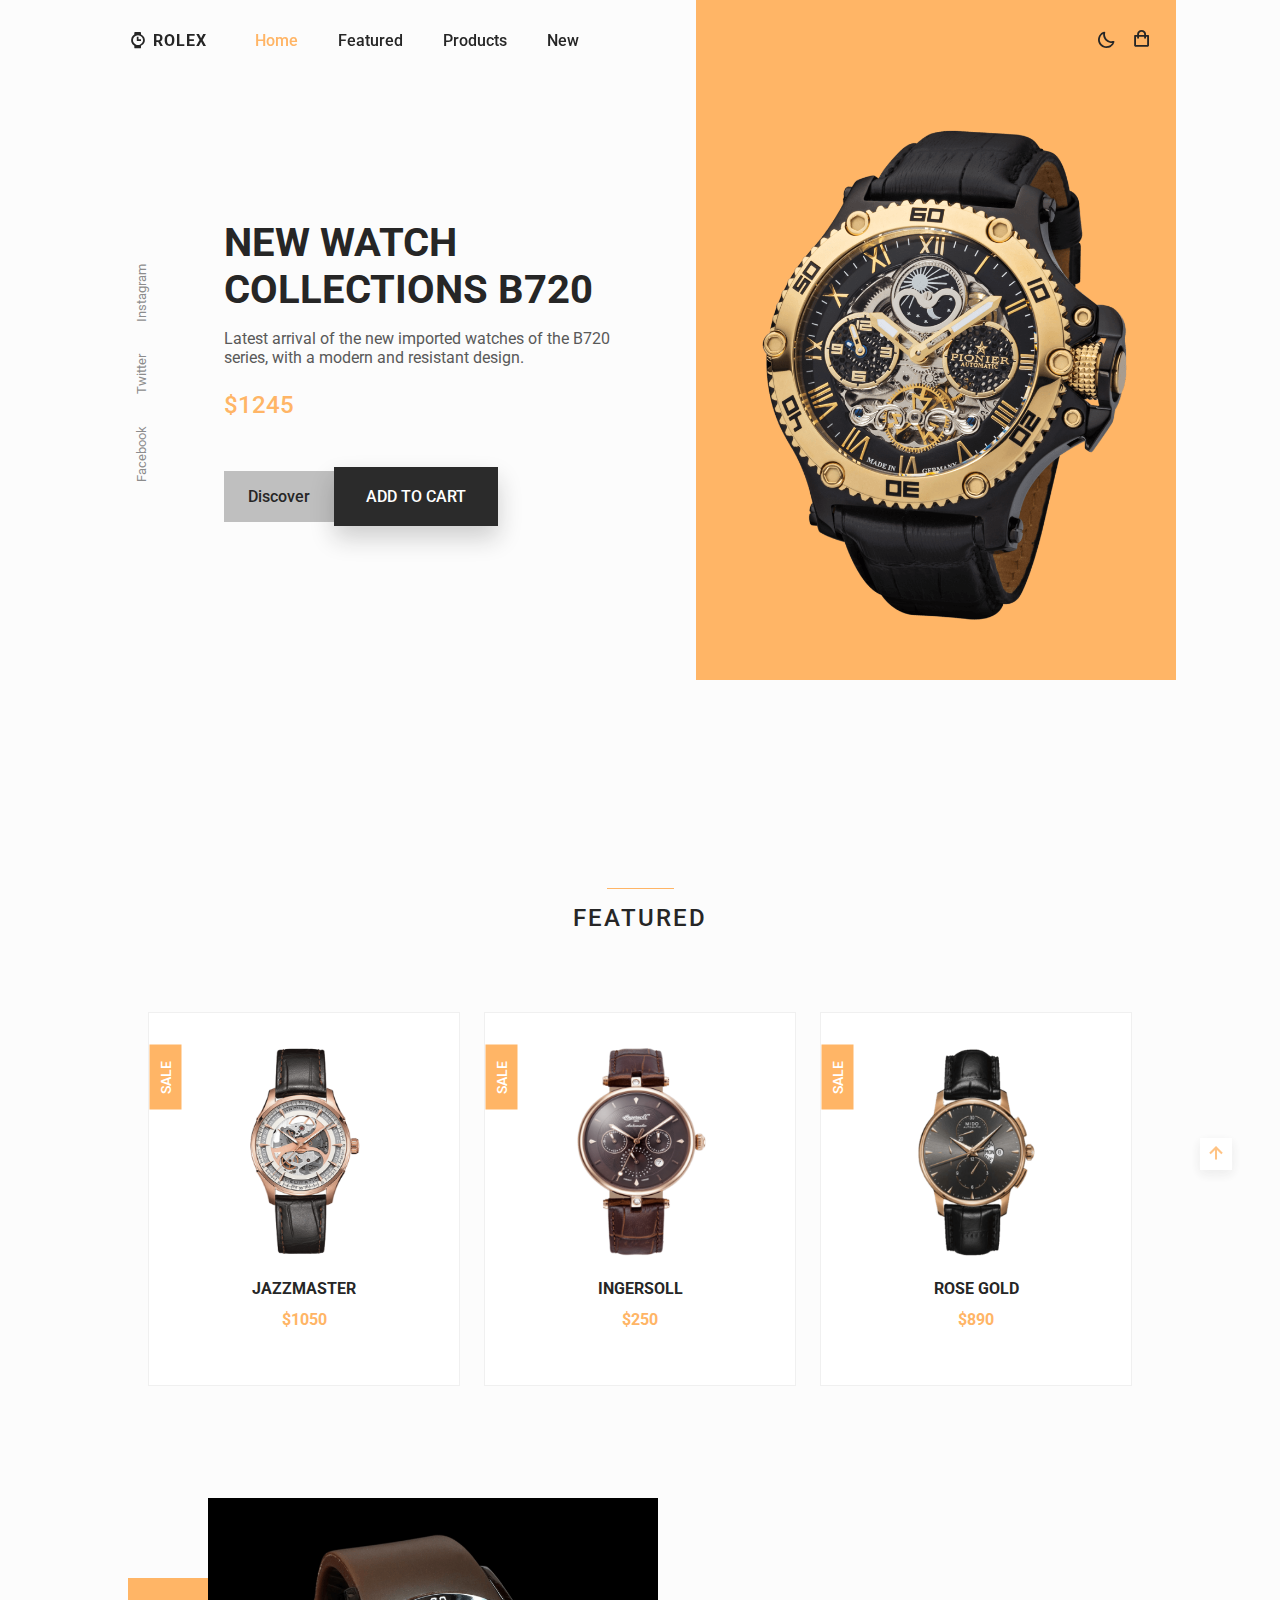
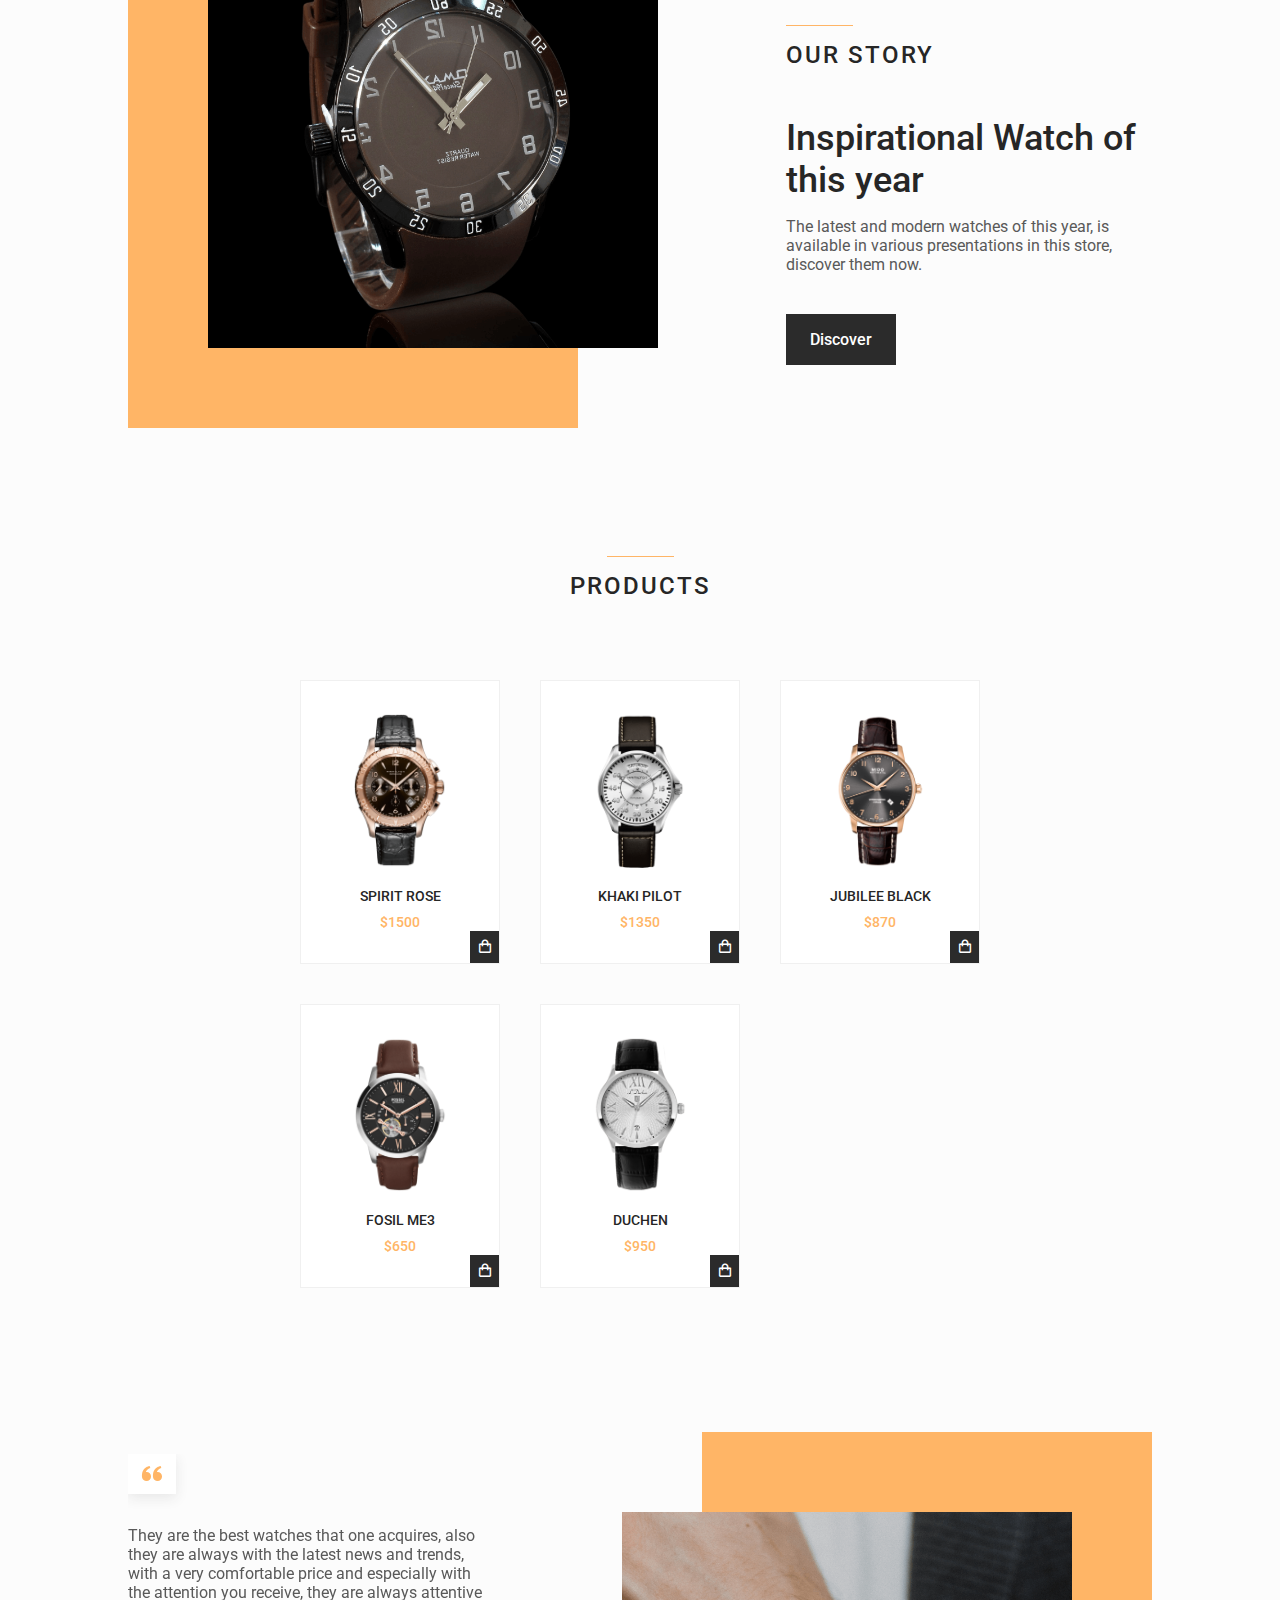
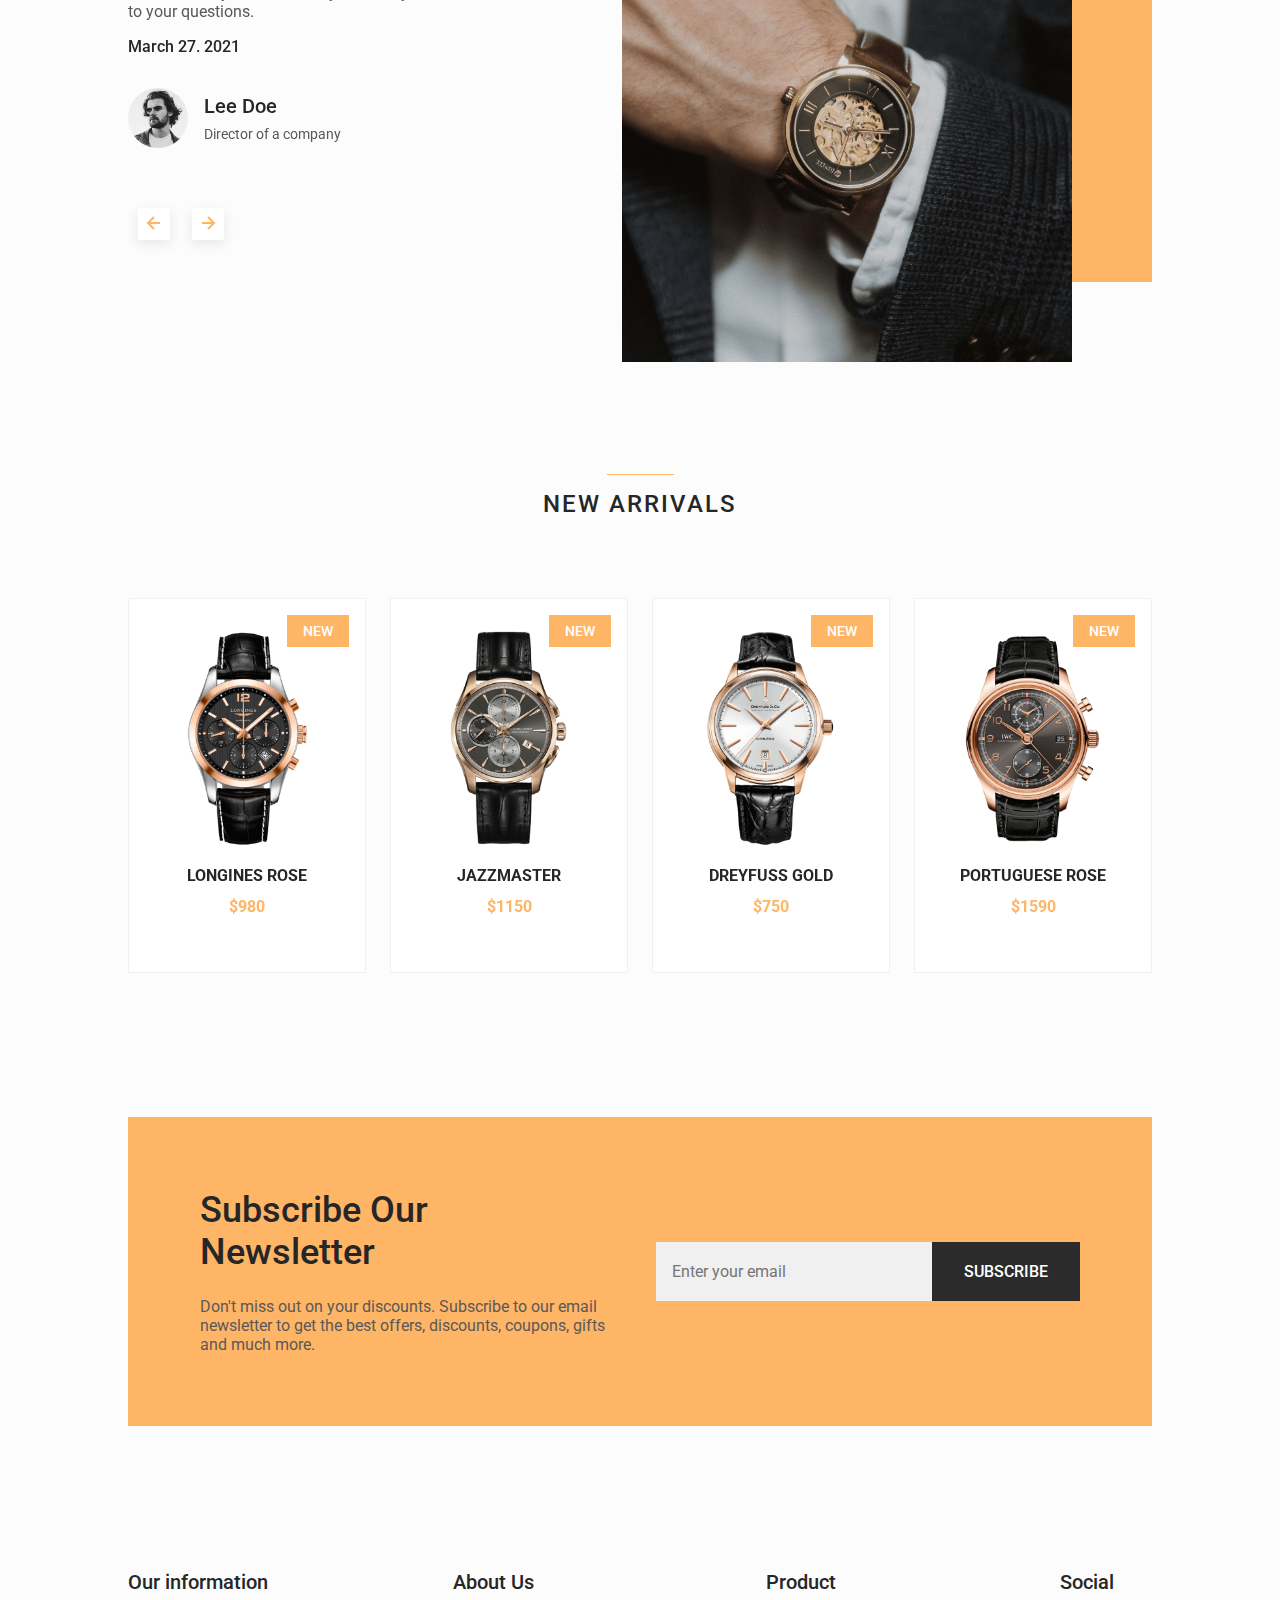
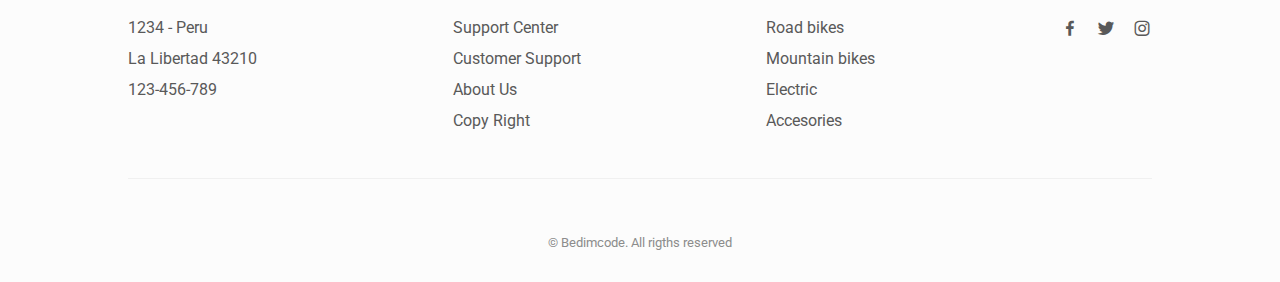
<file: index.html>
<!DOCTYPE html>
    <html lang="en">
    <head>
        <meta charset="UTF-8">
        <meta name="viewport" content="width=device-width, initial-scale=1.0">

        <!--=============== FAVICON ===============-->
        <link rel="shortcut icon" href="assets/img/favicon.png" type="image/x-icon">

        <!--=============== BOXICONS ===============-->
        <link rel="stylesheet" href="https://cdn.jsdelivr.net/npm/boxicons@latest/css/boxicons.min.css">

        <!--=============== SWIPER CSS ===============--> 
        <link rel="stylesheet" href="assets/css/swiper-bundle.min.css">

        <!--=============== CSS ===============-->
        <link rel="stylesheet" href="assets/css/styles.css">

        <title>Responsive watches website - Bedimcode</title>
    </head>
    <body>
        <!--==================== HEADER ====================-->
        <header class="header" id="header">
            <nav class="nav container">
                <a href="#" class="nav__logo">
                    <i class='bx bxs-watch nav__logo-icon'></i> Rolex
                </a>

                <div class="nav__menu" id="nav-menu">
                    <ul class="nav__list">
                        <li class="nav__item">
                            <a href="#home" class="nav__link active-link">Home</a>
                        </li>
                        <li class="nav__item">
                            <a href="#featured" class="nav__link">Featured</a>
                        </li>
                        <li class="nav__item">
                            <a href="#products" class="nav__link">Products</a>
                        </li>
                        <li class="nav__item">
                            <a href="#new" class="nav__link">New</a>
                        </li>
                    </ul>

                    <div class="nav__close" id="nav-close">
                        <i class='bx bx-x' ></i>
                    </div>
                </div>

                <div class="nav__btns">
                    <!-- Theme change button -->
                    <i class='bx bx-moon change-theme' id="theme-button"></i>

                    <div class="nav__shop" id="cart-shop">
                        <i class='bx bx-shopping-bag' ></i>
                    </div>

                    <div class="nav__toggle" id="nav-toggle">
                        <i class='bx bx-grid-alt' ></i>
                    </div>
                </div>
            </nav>
        </header>

        <!--==================== CART ====================-->
        <div class="cart" id="cart">
            <i class='bx bx-x cart__close' id="cart-close"></i>

            <h2 class="cart__title-center">My Cart</h2>

            <div class="cart__container">
                <article class="cart__card">
                    <div class="cart__box">
                        <img src="assets/img/featured1.png" alt="" class="cart__img">
                    </div>

                    <div class="cart__details">
                        <h3 class="cart__title">Jazzmaster</h3>
                        <span class="cart__price">$1050</span>

                        <div class="cart__amount">
                            <div class="cart__amount-content">
                                <span class="cart__amount-box">
                                    <i class='bx bx-minus' ></i>
                                </span>

                                <span class="cart__amount-number">1</span>

                                <span class="cart__amount-box">
                                    <i class='bx bx-plus' ></i>
                                </span>
                            </div>

                            <i class='bx bx-trash-alt cart__amount-trash' ></i>
                        </div>
                    </div>
                </article>
                
                <article class="cart__card">
                    <div class="cart__box">
                        <img src="assets/img/featured3.png" alt="" class="cart__img">
                    </div>

                    <div class="cart__details">
                        <h3 class="cart__title">Rose Gold</h3>
                        <span class="cart__price">$850</span>

                        <div class="cart__amount">
                            <div class="cart__amount-content">
                                <span class="cart__amount-box">
                                    <i class='bx bx-minus' ></i>
                                </span>

                                <span class="cart__amount-number">1</span>

                                <span class="cart__amount-box">
                                    <i class='bx bx-plus' ></i>
                                </span>
                            </div>

                            <i class='bx bx-trash-alt cart__amount-trash' ></i>
                        </div>
                    </div>
                </article>

                <article class="cart__card">
                    <div class="cart__box">
                        <img src="assets/img/new1.png" alt="" class="cart__img">
                    </div>

                    <div class="cart__details">
                        <h3 class="cart__title">Longines Rose</h3>
                        <span class="cart__price">$980</span>

                        <div class="cart__amount">
                            <div class="cart__amount-content">
                                <span class="cart__amount-box">
                                    <i class='bx bx-minus' ></i>
                                </span>

                                <span class="cart__amount-number">1</span>

                                <span class="cart__amount-box">
                                    <i class='bx bx-plus' ></i>
                                </span>
                            </div>

                            <i class='bx bx-trash-alt cart__amount-trash' ></i>
                        </div>
                    </div>
                </article>
            </div>

            <div class="cart__prices">
                <span class="cart__prices-item">3 items</span>
                <span class="cart__prices-total">$2880</span>
            </div>
        </div>

        <!--==================== MAIN ====================-->
        <main class="main">
            <!--==================== HOME ====================-->
            <section class="home" id="home">
                <div class="home__container container grid">
                    <div class="home__img-bg">
                        <img src="assets/img/home.png" alt="" class="home__img">
                    </div>
    
                    <div class="home__social">
                        <a href="https://www.facebook.com/" target="_blank" class="home__social-link">
                            Facebook
                        </a>
                        <a href="https://twitter.com/" target="_blank" class="home__social-link">
                            Twitter
                        </a>
                        <a href="https://www.instagram.com/" target="_blank" class="home__social-link">
                            Instagram
                        </a>
                    </div>
    
                    <div class="home__data">
                        <h1 class="home__title">NEW WATCH <br> COLLECTIONS B720</h1>
                        <p class="home__description">
                            Latest arrival of the new imported watches of the B720 series, 
                            with a modern and resistant design.
                        </p>
                        <span class="home__price">$1245</span>

                        <div class="home__btns">
                            <a href="#" class="button button--gray button--small">
                                Discover
                            </a>

                            <button class="button home__button">ADD TO CART</button>
                        </div>
                    </div>
                </div>
            </section>

            <!--==================== FEATURED ====================-->
            <section class="featured section container" id="featured">
                <h2 class="section__title">
                    Featured
                </h2>

                <div class="featured__container grid">
                    <article class="featured__card">
                        <span class="featured__tag">Sale</span>

                        <img src="assets/img/featured1.png" alt="" class="featured__img">

                        <div class="featured__data">
                            <h3 class="featured__title">Jazzmaster</h3>
                            <span class="featured__price">$1050</span>
                        </div>

                        <button class="button featured__button">ADD TO CART</button>
                    </article>

                    <article class="featured__card">
                        <span class="featured__tag">Sale</span>

                        <img src="assets/img/featured2.png" alt="" class="featured__img">

                        <div class="featured__data">
                            <h3 class="featured__title">Ingersoll</h3>
                            <span class="featured__price">$250</span>
                        </div>

                        <button class="button featured__button">ADD TO CART</button>
                    </article>

                    <article class="featured__card">
                        <span class="featured__tag">Sale</span>

                        <img src="assets/img/featured3.png" alt="" class="featured__img">

                        <div class="featured__data">
                            <h3 class="featured__title">Rose gold</h3>
                            <span class="featured__price">$890</span>
                        </div>

                        <button class="button featured__button">ADD TO CART</button>
                    </article>
                </div>
            </section>

            <!--==================== STORY ====================-->
            <section class="story section container">
                <div class="story__container grid">
                    <div class="story__data">
                        <h2 class="section__title story__section-title">
                            Our Story
                        </h2>
    
                        <h1 class="story__title">
                            Inspirational Watch of <br> this year
                        </h1>
    
                        <p class="story__description">
                            The latest and modern watches of this year, is available in various 
                            presentations in this store, discover them now.
                        </p>
    
                        <a href="#" class="button button--small">Discover</a>
                    </div>

                    <div class="story__images">
                        <img src="assets/img/story.png" alt="" class="story__img">
                        <div class="story__square"></div>
                    </div>
                </div>
            </section>

            <!--==================== PRODUCTS ====================-->
            <section class="products section container" id="products">
                <h2 class="section__title">
                    Products
                </h2>

                <div class="products__container grid">
                    <article class="products__card">
                        <img src="assets/img/product1.png" alt="" class="products__img">

                        <h3 class="products__title">Spirit rose</h3>
                        <span class="products__price">$1500</span>

                        <button class="products__button">
                            <i class='bx bx-shopping-bag'></i>
                        </button>
                    </article>

                    <article class="products__card">
                        <img src="assets/img/product2.png" alt="" class="products__img">

                        <h3 class="products__title">Khaki pilot</h3>
                        <span class="products__price">$1350</span>

                        <button class="products__button">
                            <i class='bx bx-shopping-bag'></i>
                        </button>
                    </article>

                    <article class="products__card">
                        <img src="assets/img/product3.png" alt="" class="products__img">

                        <h3 class="products__title">Jubilee black</h3>
                        <span class="products__price">$870</span>

                        <button class="products__button">
                            <i class='bx bx-shopping-bag'></i>
                        </button>
                    </article>

                    <article class="products__card">
                        <img src="assets/img/product4.png" alt="" class="products__img">

                        <h3 class="products__title">Fosil me3</h3>
                        <span class="products__price">$650</span>

                        <button class="products__button">
                            <i class='bx bx-shopping-bag'></i>
                        </button>
                    </article>

                    <article class="products__card">
                        <img src="assets/img/product5.png" alt="" class="products__img">

                        <h3 class="products__title">Duchen</h3>
                        <span class="products__price">$950</span>

                        <button class="products__button">
                            <i class='bx bx-shopping-bag'></i>
                        </button>
                    </article>
                </div>
            </section>

            <!--==================== TESTIMONIAL ====================-->
            <section class="testimonial section container">
                <div class="testimonial__container grid">
                    <div class="swiper testimonial-swiper">
                        <div class="swiper-wrapper">
                            <div class="testimonial__card swiper-slide">
                                <div class="testimonial__quote">
                                    <i class='bx bxs-quote-alt-left' ></i>
                                </div>
                                <p class="testimonial__description">
                                    They are the best watches that one acquires, also they are always with the latest 
                                    news and trends, with a very comfortable price and especially with the attention 
                                    you receive, they are always attentive to your questions.
                                </p>
                                <h3 class="testimonial__date">March 27. 2021</h3>
        
                                <div class="testimonial__perfil">
                                    <img src="assets/img/testimonial1.jpg" alt="" class="testimonial__perfil-img">
        
                                    <div class="testimonial__perfil-data">
                                        <span class="testimonial__perfil-name">Lee Doe</span>
                                        <span class="testimonial__perfil-detail">Director of a company</span>
                                    </div>
                                </div>
                            </div>

                            <div class="testimonial__card swiper-slide">
                                <div class="testimonial__quote">
                                    <i class='bx bxs-quote-alt-left' ></i>
                                </div>
                                <p class="testimonial__description">
                                    They are the best watches that one acquires, also they are always with the latest 
                                    news and trends, with a very comfortable price and especially with the attention 
                                    you receive, they are always attentive to your questions.
                                </p>
                                <h3 class="testimonial__date">March 27. 2021</h3>
        
                                <div class="testimonial__perfil">
                                    <img src="assets/img/testimonial2.jpg" alt="" class="testimonial__perfil-img">
        
                                    <div class="testimonial__perfil-data">
                                        <span class="testimonial__perfil-name">Samantha Mey</span>
                                        <span class="testimonial__perfil-detail">Director of a company</span>
                                    </div>
                                </div>
                            </div>

                            <div class="testimonial__card swiper-slide">
                                <div class="testimonial__quote">
                                    <i class='bx bxs-quote-alt-left' ></i>
                                </div>
                                <p class="testimonial__description">
                                    They are the best watches that one acquires, also they are always with the latest 
                                    news and trends, with a very comfortable price and especially with the attention 
                                    you receive, they are always attentive to your questions.
                                </p>
                                <h3 class="testimonial__date">March 27. 2021</h3>
        
                                <div class="testimonial__perfil">
                                    <img src="assets/img/testimonial3.jpg" alt="" class="testimonial__perfil-img">
        
                                    <div class="testimonial__perfil-data">
                                        <span class="testimonial__perfil-name">Raul Zaman</span>
                                        <span class="testimonial__perfil-detail">Director of a company</span>
                                    </div>
                                </div>
                            </div>
                        </div>
                        
                        <div class="swiper-button-next">
                            <i class='bx bx-right-arrow-alt' ></i>
                        </div>
                        <div class="swiper-button-prev">
                            <i class='bx bx-left-arrow-alt' ></i>
                        </div>
                    </div>

                    <div class="testimonial__images">
                        <div class="testimonial__square"></div>
                        <img src="assets/img/testimonial.png" alt="" class="testimonial__img">
                    </div>
                </div>
            </section>

            <!--==================== NEW ====================-->
            <section class="new section container" id="new">
                <h2 class="section__title">
                    New Arrivals
                </h2>
                
                <div class="new__container">
                    <div class="swiper new-swiper">
                        <div class="swiper-wrapper">
                            <article class="new__card swiper-slide">
                                <span class="new__tag">New</span>
        
                                <img src="assets/img/new1.png" alt="" class="new__img">
        
                                <div class="new__data">
                                    <h3 class="new__title">Longines rose</h3>
                                    <span class="new__price">$980</span>
                                </div>
        
                                <button class="button new__button">ADD TO CART</button>
                            </article>

                            <article class="new__card swiper-slide">
                                <span class="new__tag">New</span>
        
                                <img src="assets/img/new2.png" alt="" class="new__img">
        
                                <div class="new__data">
                                    <h3 class="new__title">Jazzmaster</h3>
                                    <span class="new__price">$1150</span>
                                </div>
        
                                <button class="button new__button">ADD TO CART</button>
                            </article>

                            <article class="new__card swiper-slide">
                                <span class="new__tag">New</span>
        
                                <img src="assets/img/new3.png" alt="" class="new__img">
        
                                <div class="new__data">
                                    <h3 class="new__title">Dreyfuss gold</h3>
                                    <span class="new__price">$750</span>
                                </div>
        
                                <button class="button new__button">ADD TO CART</button>
                            </article>

                            <article class="new__card swiper-slide">
                                <span class="new__tag">New</span>
        
                                <img src="assets/img/new4.png" alt="" class="new__img">
        
                                <div class="new__data">
                                    <h3 class="new__title">Portuguese rose</h3>
                                    <span class="new__price">$1590</span>
                                </div>
        
                                <button class="button new__button">ADD TO CART</button>
                            </article>                       
                        </div>
                    </div>
                </div>
            </section>

            <!--==================== NEWSLETTER ====================-->
            <section class="newsletter section container">
                <div class="newsletter__bg grid">
                    <div>
                        <h2 class="newsletter__title">Subscribe Our <br> Newsletter</h2>
                        <p class="newsletter__description">
                            Don't miss out on your discounts. Subscribe to our email 
                            newsletter to get the best offers, discounts, coupons, 
                            gifts and much more.
                        </p>
                    </div>

                    <form action="" class="newsletter__subscribe">
                        <input type="email" placeholder="Enter your email" class="newsletter__input">
                        <button class="button">
                            SUBSCRIBE
                        </button>
                    </form>
                </div>
            </section>
        </main>

        <!--==================== FOOTER ====================-->
        <footer class="footer section">
            <div class="footer__container container grid">
                <div class="footer__content">
                    <h3 class="footer__title">Our information</h3>

                    <ul class="footer__list">
                        <li>1234 - Peru</li>
                        <li>La Libertad 43210</li>
                        <li>123-456-789</li>
                    </ul>
                </div>
                <div class="footer__content">
                    <h3 class="footer__title">About Us</h3>

                    <ul class="footer__links">
                        <li>
                            <a href="#" class="footer__link">Support Center</a>
                        </li>
                        <li>
                            <a href="#" class="footer__link">Customer Support</a>
                        </li>
                        <li>
                            <a href="#" class="footer__link">About Us</a>
                        </li>
                        <li>
                            <a href="#" class="footer__link">Copy Right</a>
                        </li>
                    </ul>
                </div>

                <div class="footer__content">
                    <h3 class="footer__title">Product</h3>

                    <ul class="footer__links">
                        <li>
                            <a href="#" class="footer__link">Road bikes</a>
                        </li>
                        <li>
                            <a href="#" class="footer__link">Mountain bikes</a>
                        </li>
                        <li>
                            <a href="#" class="footer__link">Electric</a>
                        </li>
                        <li>
                            <a href="#" class="footer__link">Accesories</a>
                        </li>
                    </ul>
                </div>

                <div class="footer__content">
                    <h3 class="footer__title">Social</h3>

                    <ul class="footer__social">
                        <a href="https://www.facebook.com/" target="_blank" class="footer__social-link">
                            <i class='bx bxl-facebook'></i>
                        </a>

                        <a href="https://twitter.com/" target="_blank" class="footer__social-link">
                            <i class='bx bxl-twitter' ></i>
                        </a>

                        <a href="https://www.instagram.com/" target="_blank" class="footer__social-link">
                            <i class='bx bxl-instagram' ></i>
                        </a>
                    </ul>
                </div>
            </div>

            <span class="footer__copy">&#169; Bedimcode. All rigths reserved</span>
        </footer>

        <!--=============== SCROLL UP ===============-->
        <a href="#" class="scrollup" id="scroll-up"> 
            <i class='bx bx-up-arrow-alt scrollup__icon' ></i>
        </a>

        <!--=============== SWIPER JS ===============-->
        <script src="assets/js/swiper-bundle.min.js"></script>

        <!--=============== MAIN JS ===============-->
        <script src="assets/js/main.js"></script>
    </body>
</html>
</file>
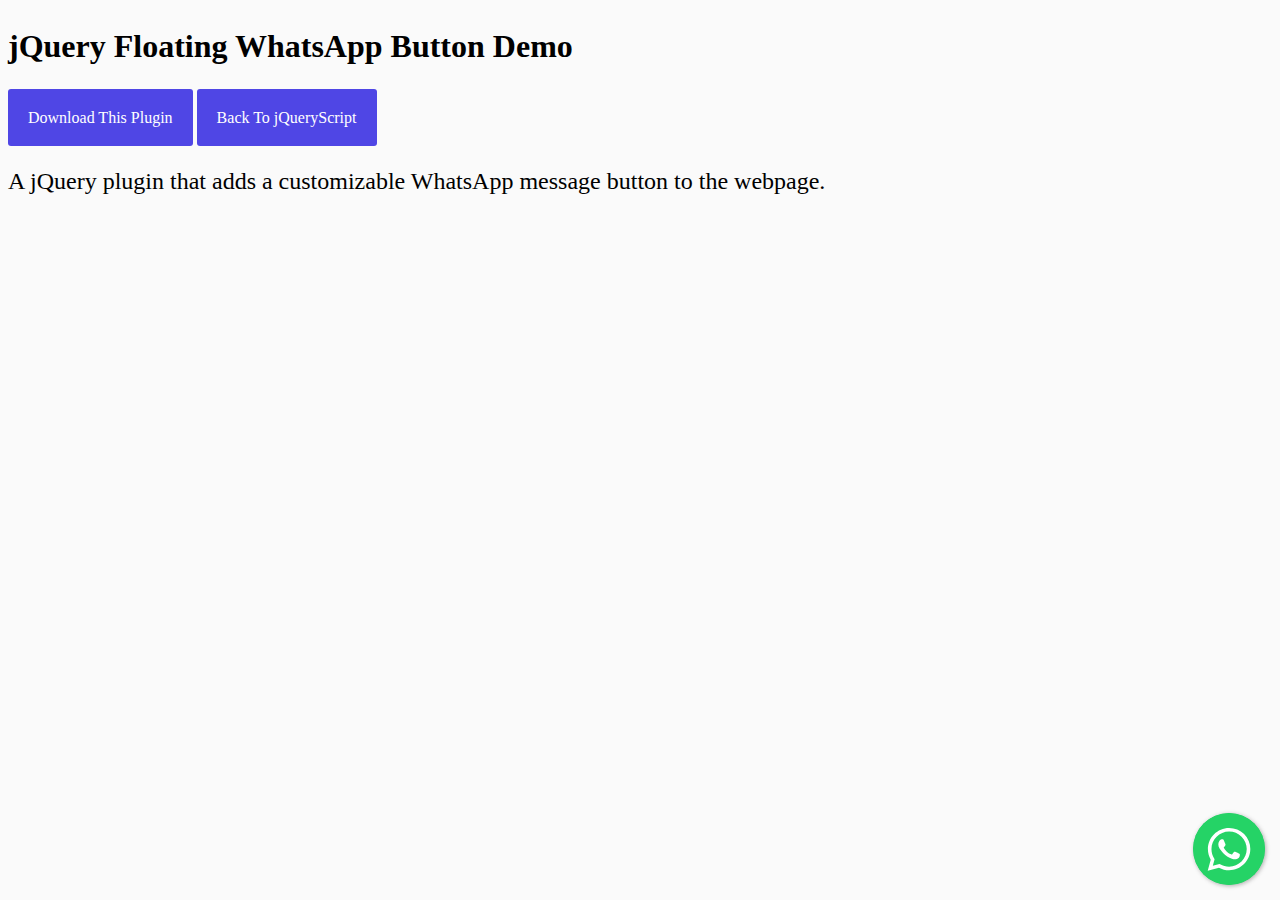
<file: Floating-WhatsApp-Message-Button-jQuery/index.html>
<!doctype html>
<html>
<head>
<meta charset="utf-8">
<meta http-equiv="X-UA-Compatible" content="IE=edge,chrome=1">
<meta name="viewport" content="width=device-width, initial-scale=1">
    <title>jQuery Floating WhatsApp Button Demo</title>
    <script src="https://code.jquery.com/jquery-3.3.1.slim.min.js" integrity="sha384-q8i/X+965DzO0rT7abK41JStQIAqVgRVzpbzo5smXKp4YfRvH+8abtTE1Pi6jizo" crossorigin="anonymous"></script>
    <link rel="stylesheet" href="floating-wpp.min.css?v5">
    <script type="text/javascript" src="floating-wpp.min.js?v5"></script>
    <style>
    html,* { font-family: 'Inter'; }
body { background-color: #fafafa; line-height:1.6;}
.lead { font-size: 1.5rem; font-weight: 300; }
.container { margin: 30px auto; max-width: 960px; }
</style>
</head>
<script type="text/javascript">
    $(function () {
        $('.floating-wpp').floatingWhatsApp({
            phone: '0000000000',
            popupMessage: 'Welcome To jQueryScript.Net',
            showPopup: true,
            position: 'right',
            //autoOpen: false,
            //autoOpenTimer: 4000,
            message: 'Your message to send!',
            //headerColor: 'orange',
            headerTitle: 'jQuery Floating WhatsApp',
        });
    });
</script>
<body>
    <h1>jQuery Floating WhatsApp Button Demo</h1><style>
.download{ padding: 1.25rem; border:0; border-radius:3px; background-color:#4F46E5; color:#fff;cursor:pointer; text-decoration:none;}.download:hover{color: #fff}#carbonads{display:block;overflow:hidden;max-width:728px;position:relative;font-size:22px;box-sizing:content-box}#carbonads>span{display:block}#carbonads a{color:#4F46E5;text-decoration:none}#carbonads a:hover{color:#4F46E5}.carbon-wrap{display:flex;align-items:center}.carbon-img{display:block;margin:0;line-height:1}.carbon-img img{display:block;height:90px;width:auto}.carbon-text{display:block;padding:0 1em;line-height:1.35;text-align:left}.carbon-poweredby{display:block;position:absolute;bottom:0;right:0;padding:6px 10px;text-align:center;text-transform:uppercase;letter-spacing:.5px;font-weight:600;font-size:8px;border-top-left-radius:4px;line-height:1;color:#aaa!important}@media only screen and (min-width:320px) and (max-width:759px){.carbon-text{font-size:14px}}
</style>
<div id="carbon-block"></div>
<div><script async src="https://pagead2.googlesyndication.com/pagead/js/adsbygoogle.js?client=ca-pub-2783044520727903"
     crossorigin="anonymous"></script>
<!-- jQuery_Replace_Demo -->
<ins class="adsbygoogle"
     style="display:block"
     data-ad-client="ca-pub-2783044520727903"
     data-ad-slot="7325992188"
     data-ad-format="auto"
     data-full-width-responsive="true"></ins>
<script>
     (adsbygoogle = window.adsbygoogle || []).push({});
</script></div>
<p style="margin:2rem auto"><a class="download" href="https://www.jqueryscript.net/social-media/Floating-WhatsApp-Message-Button-jQuery.html">Download This Plugin</a> <a class="download" href="https://www.jqueryscript.net/">Back To jQueryScript</a></p>
    <p class="lead">A jQuery plugin that adds a customizable WhatsApp message button to the webpage.</p>

    <div class="floating-wpp"></div>
</body>
<script async src="https://www.googletagmanager.com/gtag/js?id=G-1VDDWMRSTH"></script>
<script>
  window.dataLayer = window.dataLayer || [];
  function gtag(){dataLayer.push(arguments);}
  gtag('js', new Date());
  gtag('config', 'G-1VDDWMRSTH');
</script><script>
try {
  fetch(new Request("https://pagead2.googlesyndication.com/pagead/js/adsbygoogle.js", { method: 'HEAD', mode: 'no-cors' })).then(function(response) {
    return true;
  }).catch(function(e) {
    var carbonScript = document.createElement("script");
    carbonScript.src = "//cdn.carbonads.com/carbon.js?serve=CK7DKKQU&placement=wwwjqueryscriptnet";
    carbonScript.id = "_carbonads_js";
    document.getElementById("carbon-block").appendChild(carbonScript);
  });
} catch (error) {
  console.log(error);
}
</script>
</html>
</file>
<file: assets/css/styles.css>
/*=============== GOOGLE FONTS ===============*/
@import url("https://fonts.googleapis.com/css2?family=Roboto:wght@400;500;700&display=swap");

/*=============== VARIABLES CSS ===============*/
:root {
  --header-height: 3.5rem;

  /*========== Colors ==========*/
  --first-color: hsl(31, 100%, 70%);
  --button-color: hsl(0, 0%, 17%);
  --button-color-alt: hsl(0, 0%, 21%);
  --title-color: hsl(0, 0%, 15%);
  --text-color: hsl(0, 0%, 35%);
  --text-color-light: hsl(0, 0%, 55%);
  --body-color: hsl(0, 0%, 99%);
  --container-color: #fff;
  --border-color: hsl(0, 0%, 94%);

  /*========== Font and typography ==========*/
  --body-font: 'Roboto', sans-serif;
  --biggest-font-size: 2rem;
  --h1-font-size: 1.5rem;
  --h2-font-size: 1.25rem;
  --h3-font-size: 1rem;
  --normal-font-size: .938rem;
  --small-font-size: .813rem;
  --smaller-font-size: .75rem;

  /*========== Font weight ==========*/
  --font-medium: 500;
  --font-bold: 700;

  /*========== Margenes Bottom ==========*/
  --mb-0-5: .5rem;
  --mb-0-75: .75rem;
  --mb-1: 1rem;
  --mb-1-5: 1.5rem;
  --mb-2: 2rem;
  --mb-2-5: 2.5rem;
  --mb-3: 3rem;

  /*========== z index ==========*/
  --z-tooltip: 10;
  --z-fixed: 100;
}

@media screen and (min-width: 968px) {
  :root {
    --biggest-font-size: 2.5rem;
    --h1-font-size: 2.25rem;
    --h2-font-size: 1.5rem;
    --h3-font-size: 1.25rem;
    --normal-font-size: 1rem;
    --small-font-size: .875rem;
    --smaller-font-size: .813rem;
  }
}

/*=============== BASE ===============*/
* {
  box-sizing: border-box;
  padding: 0;
  margin: 0;
}

html {
  scroll-behavior: smooth;
}

body,
button,
input {
  font-family: var(--body-font);
  font-size: var(--normal-font-size);
}

body {
  margin: 0;
  background-color: var(--body-color);
  color: var(--text-color);
  /*For animation dark mode*/
  transition: .4s;
}

h1, h2, h3, h4 {
  color: var(--title-color);
  font-weight: var(--font-medium);
}

ul {
  list-style: none;
}

a {
  text-decoration: none;
}

img {
  max-width: 100%;
  height: auto;
}

button {
  cursor: pointer;
  border: none;
  outline: none;
}

/*=============== THEME ===============*/
/*========== Variables Dark theme ==========*/
body.dark-theme {
  --first-color: hsl(31, 76%, 74%);
  --button-color: hsl(0, 0%, 24%);
  --button-color-alt: hsl(0, 0%, 28%);
  --title-color: hsl(0, 0%, 95%);
  --text-color: hsl(0, 0%, 75%);
  --body-color: hsl(0, 0%, 12%);
  --container-color: hsl(0, 0%, 16%);
  --border-color: hsl(0, 0%, 20%);
}

/*========== Button Dark/Light ==========*/
.change-theme {
  color: var(--title-color);
  font-size: 1.25rem;
  cursor: pointer;
}

/*========== 
    Color changes in some parts of 
    the website, in dark theme 
==========*/
.dark-theme .change-theme,
.dark-theme .nav__toggle,
.dark-theme .nav__shop,
.dark-theme .button--gray {
  color: hsl(0, 0%, 15%);
}

.dark-theme .scroll-header {
  box-shadow: 0 1px 4px hsla(0, 0%, 4%, .3);
}

.scroll-header .change-theme,
.scroll-header .nav__toggle,
.scroll-header .nav__shop {
  color: var(--title-color);
}

.dark-theme::-webkit-scrollbar {
  background: hsl(0, 0%, 30%);
}

/*=============== REUSABLE CSS CLASSES ===============*/
.container {
  max-width: 1024px;
  margin-left: var(--mb-1-5);
  margin-right: var(--mb-1-5);
}

.grid {
  display: grid;
}

.main {
  overflow: hidden;
}

.section {
  padding: 6.5rem 0 1rem;
}

.section__title {
  position: relative;
  font-size: var(--h3-font-size);
  margin-bottom: var(--mb-3);
  text-transform: uppercase;
  letter-spacing: 2px;
  text-align: center;
}

.section__title::before {
  content: '';
  position: absolute;
  top: -1rem;
  left: 0;
  right: 0;
  margin: 0 auto;
  width: 67px;
  height: 1px;
  background-color: var(--first-color);
}

/*=============== HEADER & NAV ===============*/
.header {
  width: 100%;
  background: transparent;
  position: fixed;
  top: 0;
  left: 0;
  z-index: var(--z-fixed);
  /*For animation dark mode*/
  transition: .4s;
}

.nav {
  height: var(--header-height);
  display: flex;
  justify-content: space-between;
  align-items: center;
}

.nav__logo, 
.nav__toggle, 
.nav__shop, 
.nav__close {
  color: var(--title-color);
}

.nav__logo {
  text-transform: uppercase;
  font-weight: var(--font-bold);
  letter-spacing: 1px;
  display: inline-flex;
  align-items: center;
  column-gap: .25rem;
}

.nav__logo-icon {
  font-size: 1.25rem;
}

.nav__btns {
  display: flex;
  align-items: center;
  column-gap: 1rem;
}

.nav__toggle, 
.nav__shop {
  font-size: 1.25rem;
  cursor: pointer;
}

@media screen and (max-width: 767px) {
  .nav__menu {
    position: fixed;
    background-color: var(--body-color);
    top: 0;
    right: -100%;
    width: 100%;
    height: 100%;
    padding: 6rem 2rem 3.5rem;
    transition: .3s;
  }
}

.nav__list {
  display: flex;
  flex-direction: column;
  align-items: center;
  row-gap: 2rem;
}

.nav__link {
  color: var(--title-color);
  font-weight: var(--font-medium);
  text-transform: uppercase;
  font-size: var(--h2-font-size);
  transition: .3s;
}

.nav__link:hover {
  color: var(--first-color);
}

.nav__close {
  font-size: 2rem;
  position: absolute;
  top: .9rem;
  right: 1.25rem;
  cursor: pointer;
}

/* Show menu */
.show-menu {
  right: 0;
}

/* Change background header */
.scroll-header {
  background-color: var(--body-color);
  box-shadow: 0 1px 4px hsla(0, 4%, 15%, .10);
}

/* Active link */
.active-link {
  color: var(--first-color);
}

/*=============== HOME ===============*/
.home__container {
  position: relative;
  row-gap: 2.5rem;
}

.home__img {
  width: 240px;
}

.home__img-bg {
  background-color: var(--first-color);
  width: 258px;
  height: 430px;
  padding-bottom: 2rem;
  display: flex;
  justify-content: center;
  align-items: flex-end;
  justify-self: flex-end;
  transform: translateX(1.5rem);
}

.home__social {
  position: absolute;
  top: 35%;
  left: -5rem;
  transform: rotate(-90deg);
  display: flex;
  column-gap: 1rem;
}

.home__social-link {
  font-size: var(--smaller-font-size);
  color: var(--text-color-light);
  transition: .3s;
}

.home__social-link:hover {
  color: var(--title-color);
}

.home__title {
  font-size: var(--biggest-font-size);
  font-weight: var(--font-bold);
  margin-bottom: var(--mb-1);
}

.home__description {
  margin-bottom: var(--mb-1-5);
}

.home__price {
  display: inline-block;
  font-size: var(--h2-font-size);
  font-weight: var(--font-medium);
  color: var(--first-color);
  margin-bottom: var(--mb-3);
}

.home__btns {
  display: flex;
  align-items: center;
}

.home__button {
  box-shadow: 0 12px 24px hsla(0, 0%, 10%, .2);
}

/*=============== BUTTONS ===============*/
.button {
  display: inline-block;
  background-color: var(--button-color);
  color: #FFF;
  padding: 1.25rem 2rem;
  font-weight: var(--font-medium);
  transition: .3s;
}

.button:hover {
  background-color: var(--button-color-alt);
}

.button--gray {
  background-color: hsl(0, 0%, 75%);
  color: var(--title-color);
}

.button--gray:hover {
  background-color: hsl(0, 0%, 63%);
}

.button--small {
  padding: 1rem 1.5rem;
}

/*=============== FEATURED ===============*/
.featured__container {
  row-gap: 2.5rem;
}

.featured__card {
  position: relative;
  text-align: center;
  background-color: var(--container-color);
  padding-top: 2rem;
  border: 1px solid var(--border-color);
  overflow-y: hidden;
  transition: .3s;
}

.featured__tag {
  background-color: var(--first-color);
  padding: .5rem 1rem;
  color: #fff;
  text-transform: uppercase;
  font-size: var(--small-font-size);
  font-weight: var(--font-medium);
  position: absolute;
  transform: rotate(-90deg);
  left: -1rem;
  top: 3rem;
}

.featured__img {
  height: 214px;
  margin-bottom: var(--mb-1);
}

.featured__title, 
.featured__price {
  font-size: var(--h3-font-size);
  font-weight: var(--font-bold);
}

.featured__title {
  text-transform: uppercase;
  margin-bottom: var(--mb-0-75);
}

.featured__price {
  display: block;
  color: var(--first-color);
  transition: .3s;
}

.featured__button {
  font-size: var(--small-font-size);
  transform: translateY(1rem);
  opacity: 0;
}

.featured__card:hover {
  box-shadow: 0 12px 32px hsla(0, 0%, 20%, .1);
  padding: 2rem 0 3rem 0;
}

.featured__card:hover .featured__button {
  transform: translateY(0);
  opacity: 1;
}

.featured__card:hover .featured__price {
  margin-bottom: var(--mb-1-5);
}

/*=============== STORY ===============*/
.story__container {
  row-gap: 7.5rem;
}

.story__title {
  font-size: var(--h1-font-size);
  margin-bottom: var(--mb-1);
}

.story__description {
  margin-bottom: var(--mb-2-5);
}

.story__images {
  position: relative;
}

.story__img, 
.story__square {
  width: 250px;
}

.story__square {
  height: 250px;
  background-color: var(--first-color);
}

.story__img {
  position: absolute;
  left: 3rem;
  top: -3rem;
}

/*=============== PRODUCTS ===============*/
.products__container {
  grid-template-columns: repeat(2, 1fr);
  gap: 2rem;
}

.products__card {
  position: relative;
  background-color: var(--container-color);
  padding: 1.25rem 0;
  border: 1px solid var(--border-color);
  text-align: center;
  transition: .3s;
}

.products__img {
  height: 125px;
  margin-bottom: var(--mb-1);
}

.products__title, 
.products__price {
  font-size: var(--small-font-size);
  font-weight: var(--font-medium);
}

.products__title {
  text-transform: uppercase;
  margin-bottom: var(--mb-0-5);
}

.products__price {
  color: var(--first-color);
}

.products__button {
  background-color: var(--button-color);
  padding: .4rem;
  color: #fff;
  font-size: 1rem;
  position: absolute;
  right: 0;
  bottom: 0;
  transition: .3s;
}

.products__button:hover {
  background-color: var(--button-color-alt);
}

.products__card:hover {
  box-shadow: 0 8px 32px hsla(0, 0%, 10%, .1);
}

/*=============== TESTIMONIAL ===============*/
.testimonial__container {
  row-gap: 4rem;
}

.testimonial__quote {
  display: inline-flex;
  background-color: var(--container-color);
  padding: .5rem .75rem;
  font-size: 1.5rem;
  color: var(--first-color);
  box-shadow: 0 4px 12px hsla(0, 0%, 20%, .1);
  margin-bottom: var(--mb-2);
}

.testimonial__description {
  margin-bottom: var(--mb-1);
}

.testimonial__date {
  font-size: var(--normal-font-size);
  margin-bottom: var(--mb-2);
}

.testimonial__perfil {
  display: flex;
  align-items: center;
  column-gap: 1rem;
  margin-bottom: 7rem;
}

.testimonial__perfil-img {
  width: 60px;
  height: 60px;
  border-radius: 3rem;
}

.testimonial__perfil-data {
  display: flex;
  flex-direction: column;
  row-gap: .5rem;
}

.testimonial__perfil-name {
  font-size: var(--h3-font-size);
  font-weight: var(--font-medium);
  color: var(--title-color);
}

.testimonial__perfil-detail {
  font-size: var(--small-font-size);
}

.testimonial__images {
  position: relative;
}

.testimonial__img, 
.testimonial__square {
  width: 250px;
}

.testimonial__square {
  height: 250px;
  background-color: var(--first-color);
  margin-left: auto;
}

.testimonial__img {
  position: absolute;
  right: 2rem;
  top: 3rem;
}

.testimonial-swiper {
  margin-left: initial;
  margin-right: initial;
}

.swiper-button-prev:after,
.swiper-button-next:after {
  content: '';
}

/* Swiper class */
.swiper-button-next,
.swiper-button-prev {
  top: initial;
  bottom: 5%;
  width: initial;
  height: initial;
  background-color: var(--container-color);
  box-shadow: 0 4px 12px hsla(0, 0%, 20%, .1);
  padding: .25rem;
  font-size: 1.5rem;
  color: var(--first-color);
}

.swiper-button-next {
  right: initial;
  left: 4rem;
}

/*=============== NEW ===============*/
.new__card {
  position: relative;
  text-align: center;
  background-color: var(--container-color);
  padding-top: 2rem;
  border: 1px solid var(--border-color);
  overflow-y: hidden;
  transition: .3s;
}

.new__tag {
  background-color: var(--first-color);
  padding: .5rem 1rem;
  color: #fff;
  text-transform: uppercase;
  font-size: var(--small-font-size);
  font-weight: var(--font-medium);
  position: absolute;
  top: 1rem;
  right: 1rem;
  transition: .3s;
}

.new__img {
  height: 215px;
  margin-bottom: var(--mb-1);
}

.new__title, 
.new__price {
  font-size: var(--h3-font-size);
  font-weight: var(--font-bold);
}

.new__title {
  text-transform: uppercase;
  margin-bottom: var(--mb-0-75);
}

.new__price {
  display: block;
  color: var(--first-color);
  transition: .3s;
}

.new__button {
  font-size: var(--small-font-size);
  transform: translateY(1rem);
  opacity: 0;
}

.new__card:hover {
  background-color: var(--first-color);
  box-shadow: 0 12px 32px hsla(0, 0%, 20%, .1);
  padding: 2rem 0 3rem 0;
}

.new__card:hover .new__tag {
  background-color: var(--button-color);
}

.new__card:hover .new__button {
  transform: translateY(0);
  opacity: 1;
}

.new__card:hover .new__title {
  color: hsl(0, 0%, 15%);
}

.new__card:hover .new__price {
  color: hsl(0, 0%, 15%);
  margin-bottom: var(--mb-1-5);
}

/*=============== NEWSLETTER ===============*/
.newsletter__bg {
  background-color: var(--first-color);
  padding: 3rem 1.5rem;
  text-align: center;
  row-gap: 2.5rem;
}

.newsletter__title {
  font-size: var(--h1-font-size);
  color: hsl(0, 0%, 15%);
  margin-bottom: var(--mb-1-5);
}

.newsletter__description {
  color: hsl(0, 0%, 35%);
}

.newsletter__subscribe {
  display: flex;
  flex-direction: column;
  row-gap: .75rem;
}

.newsletter__input {
  border: none;
  outline: none;
  background-color: hsl(0, 0%, 94%);
  padding: 1.25rem 1rem;
  color: hsl(0, 0%, 15%);
}

/*=============== FOOTER ===============*/
.footer__container {
  row-gap: 2rem;
  border-bottom: 1px solid var(--border-color);
  padding-bottom: 3rem;
}

.footer__title {
  font-size: var(--h2-font-size);
  margin-bottom: var(--mb-1-5);
}

.footer__list, 
.footer__links {
  display: flex;
  flex-direction: column;
  row-gap: .75rem;
}

.footer__link {
  color: var(--text-color);
}

.footer__link:hover {
  color: var(--title-color);
}

.footer__social {
  display: flex;
  column-gap: 1rem;
}

.footer__social-link {
  font-size: 1.25rem;
  color: var(--text-color);
}

.footer__social-link:hover {
  color: var(--title-color);
}

.footer__copy {
  display: block;
  margin: 3.5rem 0 1rem 0;
  text-align: center;
  font-size: var(--smaller-font-size);
  color: var(--text-color-light);
}

/*=============== SCROLL UP ===============*/
.scrollup {
  position: fixed;
  right: 1rem;
  bottom: -30%;
  background-color: var(--container-color);
  box-shadow: 0 4px 12px hsla(0, 0%, 20%, .1);
  display: inline-flex;
  padding: .25rem;
  z-index: var(--z-tooltip);
  opacity: .8;
  transition: .4s;
}

.scrollup:hover {
  opacity: 1;
}

.scrollup__icon {
  font-size: 1.5rem;
  color: var(--first-color);
}

/* Show Scroll Up*/
.show-scroll {
  bottom: 3rem;
}

/*=============== SCROLL BAR ===============*/
::-webkit-scrollbar {
  width: .6rem;
  background: hsl(0, 0%, 74%);
}

::-webkit-scrollbar-thumb {
  background: hsl(0, 0%, 17%);
}

/*=============== CART ===============*/
.cart {
  position: fixed;
  background-color: var(--body-color);
  z-index: var(--z-fixed);
  width: 100%;
  height: 100%;
  top: 0;
  right: -100%;
  padding: 3.5rem 2rem;
  transition: .4s;
}

.cart__title-center {
  font-size: var(--h2-font-size);
  text-align: center;
  margin-bottom: var(--mb-3);
}

.cart__close {
  font-size: 2rem;
  color: var(--title-color);
  position: absolute;
  top: 1.25rem;
  right: .9rem;
  cursor: pointer;
}

.cart__container {
  display: grid;
  row-gap: 1.5rem;
}

.cart__card {
  display: flex;
  align-items: center;
  column-gap: 1rem;
}

.cart__box {
  background-color: var(--container-color);
  padding: .75rem 1.25rem;
  border: 1px solid var(--border-color);
}

.cart__img {
  width: 50px;
}

.cart__title {
  font-size: var(--normal-font-size);
  margin-bottom: .5rem;
}

.cart__price {
  display: block;
  font-size: var(--small-font-size);
  color: var(--first-color);
  margin-bottom: var(--mb-1-5);
}

.cart__amount,
.cart__amount-content{
  display: flex;
  align-items: center;
}

.cart__amount{
  column-gap: 3rem;
}

.cart__amount-content{
  column-gap: 1rem;
}

.cart__amount-box {
  display: inline-flex;
  padding: .25rem;
  background-color: var(--container-color);
  border: 1px solid var(--border-color);
  cursor: pointer;
}

.cart__amount-trash {
  font-size: 1.15rem;
  color: var(--first-color);
  cursor: pointer;
}

.cart__prices {
  margin-top: 6rem;
  display: flex;
  justify-content: space-between;
}

.cart__prices-item, 
.cart__prices-total {
  color: var(--title-color);
}

.cart__prices-item {
  font-size: var(--small-font-size);
}

.cart__prices-total {
  font-size: var(--h3-font-size);
  font-weight: var(--font-medium);
}

/* Show cart */
.show-cart {
  right: 0;
}

/*=============== BREAKPOINTS ===============*/
/* For small devices */
@media screen and (max-width: 320px) {
  .container {
    margin-left: var(--mb-1);
    margin-right: var(--mb-1);
  }
  .home__img-bg {
    width: 220px;
  }
  .home__title {
    font-size: var(--h1-font-size);
  }
  .home__button {
    font-size: var(--smaller-font-size);
  }

  .story__square,
  .story__img,
  .testimonial__square,
  .testimonial__img {
    width: 180px;
  }

  .story__square,
  .testimonial__square {
    height: 180px;
  }

  .products__container {
    grid-template-columns: repeat(1, 180px);
    justify-content: center;
  }
}

/* For medium devices */
@media screen and (min-width: 576px) {
  .home__img-bg {
    width: 340px;
  }

  .featured__container {
    grid-template-columns: repeat(2, 1fr);
    justify-content: center;
    align-items: flex-start;
    gap: 1.5rem;
  }

  .footer__container {
    grid-template-columns: repeat(2, 1fr);
  }
}

@media screen and (min-width: 767px) {
  .section {
    padding: 8rem 0 1rem;
  }

  .cart {
    width: 420px;
    box-shadow: -2px 0 4px hsla(0, 0%, 15%, .1);
  }

  .nav {
    height: calc(var(--header-height) + 1.5rem);
    justify-content: initial;
    column-gap: 3rem;
  }
  .nav__toggle, 
  .nav__close {
    display: none;
  }
  .nav__list {
    flex-direction: row;
    column-gap: 2.5rem;
  }
  .nav__link {
    text-transform: initial;
    font-size: var(--normal-font-size);
  }
  .nav__btns {
    margin-left: auto;
  }

  .home__container {
    padding-top: 6rem;
    grid-template-columns: 1fr max-content;
    align-items: center;
  }
  .home__img-bg {
    order: 1;
    transform: translate(1.5rem, -6rem);
  }
  .home__data {
    padding: 0 0 3rem 6rem;
  }
  .home__social {
    top: 47%;
    column-gap: 2rem;
  }

  .featured__title,
  .featured__price,
  .new__title,
  .new__price {
    font-size: var(--normal-font-size);
  }

  .story__container,
  .testimonial__container,
  .newsletter__bg {
    grid-template-columns: repeat(2, 1fr);
    align-items: center;
  }

  .story__section-title {
    text-align: initial;
  }
  .story__section-title::before {
    margin: initial;
  }
  .story__images {
    order: -1;
  }

  .products__container {
    grid-template-columns: repeat(3, 200px);
    justify-content: center;
    gap: 2.5rem;
  }
  .products__card {
    padding: 2rem 0;
  }
  .products__img {
    height: 155px;
  }

  .newsletter__bg {
    text-align: initial;
    column-gap: 2rem;
    padding: 4.5rem;
  }
  .newsletter__subscribe {
    flex-direction: row;
  }
  .newsletter__input {
    width: 100%;
  }

  .footer__container {
    grid-template-columns: repeat(4, max-content);
    justify-content: space-between;
  }
  .footer__title {
    font-size: var(--h3-font-size);
  }
}

@media screen and (min-width: 992px) {
  .section__title {
    font-size: var(--h2-font-size);
  }

  .home__container {
    column-gap: 2rem;
  }
  .home__img-bg {
    width: 480px;
    height: 680px;
  }
  .home__img {
    width: 420px;
  }
  .home__social {
    left: -6rem;
  }
  .home__data {
    padding: 0 0 8rem 6rem;
  }

  .featured__container {
    grid-template-columns: repeat(3, 312px);
    padding-top: 2rem;
  }
  
  .story__container,
  .testimonial__container {
    column-gap: 8rem;
  }

  .story__square,
  .story__img,
  .testimonial__square,
  .testimonial__img {
    width: 450px;
  }

  .story__square,
  .testimonial__square {
    height: 450px;
  }

  .products__container,
  .new__container {
    padding-top: 2rem;
  }

  .testimonial__container {
    padding-bottom: 4rem;
  }
}

/* For large devices */
@media screen and (min-width: 1024px) {
  .container {
    margin-left: auto;
    margin-right: auto;
  }
  
  .story__container,
  .testimonial__container {
    column-gap: 13rem;
  }

  .story__container {
    padding-top: 3rem;
  }
  .story__img {
    left: 5rem;
    top: -5rem;
  }

  .testimonial__img {
    right: 5rem;
    top: 5rem;
  }

  .scrollup {
    right: 3rem;
  }
}
</file>
<file: Floating-WhatsApp-Message-Button-jQuery/floating-wpp.min.css>
.floating-wpp{position:fixed;bottom:15px;left:15px;font-size:14px;transition:bottom .2s}.floating-wpp .floating-wpp-button{position:relative;border-radius:50%;box-shadow:1px 1px 4px rgba(60,60,60,.4);transition:box-shadow .2s;cursor:pointer;overflow:hidden}.floating-wpp .floating-wpp-button img,.floating-wpp .floating-wpp-button svg{position:absolute;width:100%;height:auto;object-fit:cover;top:50%;left:50%;transform:translate3d(-50%,-50%,0);border-radius:50%}.floating-wpp:hover{bottom:17px}.floating-wpp:hover .floating-wpp-button{box-shadow:1px 2px 8px rgba(60,60,60,.4)}.floating-wpp .floating-wpp-popup{border-radius:6px;background-color:#E5DDD5;position:absolute;overflow:hidden;padding:0;box-shadow:1px 2px 8px rgba(60,60,60,.25);width:0;height:0;bottom:0;opacity:0;transition:bottom .1s ease-out,opacity .2s ease-out;transform-origin:bottom}.floating-wpp .floating-wpp-popup.active{padding:0 12px 12px;width:260px;height:auto;bottom:82px;opacity:1}.floating-wpp .floating-wpp-popup .floating-wpp-message{background-color:#fff;padding:8px;border-radius:0 5px 5px;box-shadow:1px 1px 1px rgba(0,0,0,.15);opacity:0;transition:opacity .2s}.floating-wpp .floating-wpp-popup.active .floating-wpp-message{opacity:1;transition-delay:.2s}.floating-wpp .floating-wpp-popup .floating-wpp-head{text-align:right;color:#fff;margin:0 -15px 10px;padding:6px 12px;display:flex;justify-content:space-between;cursor:pointer}.floating-wpp .floating-wpp-input-message{background-color:#fff;margin:10px -15px -15px;padding:0 15px;display:flex;align-items:center}.floating-wpp .floating-wpp-input-message textarea{border:1px solid #ccc;border-radius:4px;box-shadow:none;padding:8px;margin:10px 0;width:100%;max-width:100%;font-family:inherit;font-size:inherit;resize:none}.floating-wpp .floating-wpp-btn-send{margin-left:12px;font-size:0;cursor:pointer}
</file>
